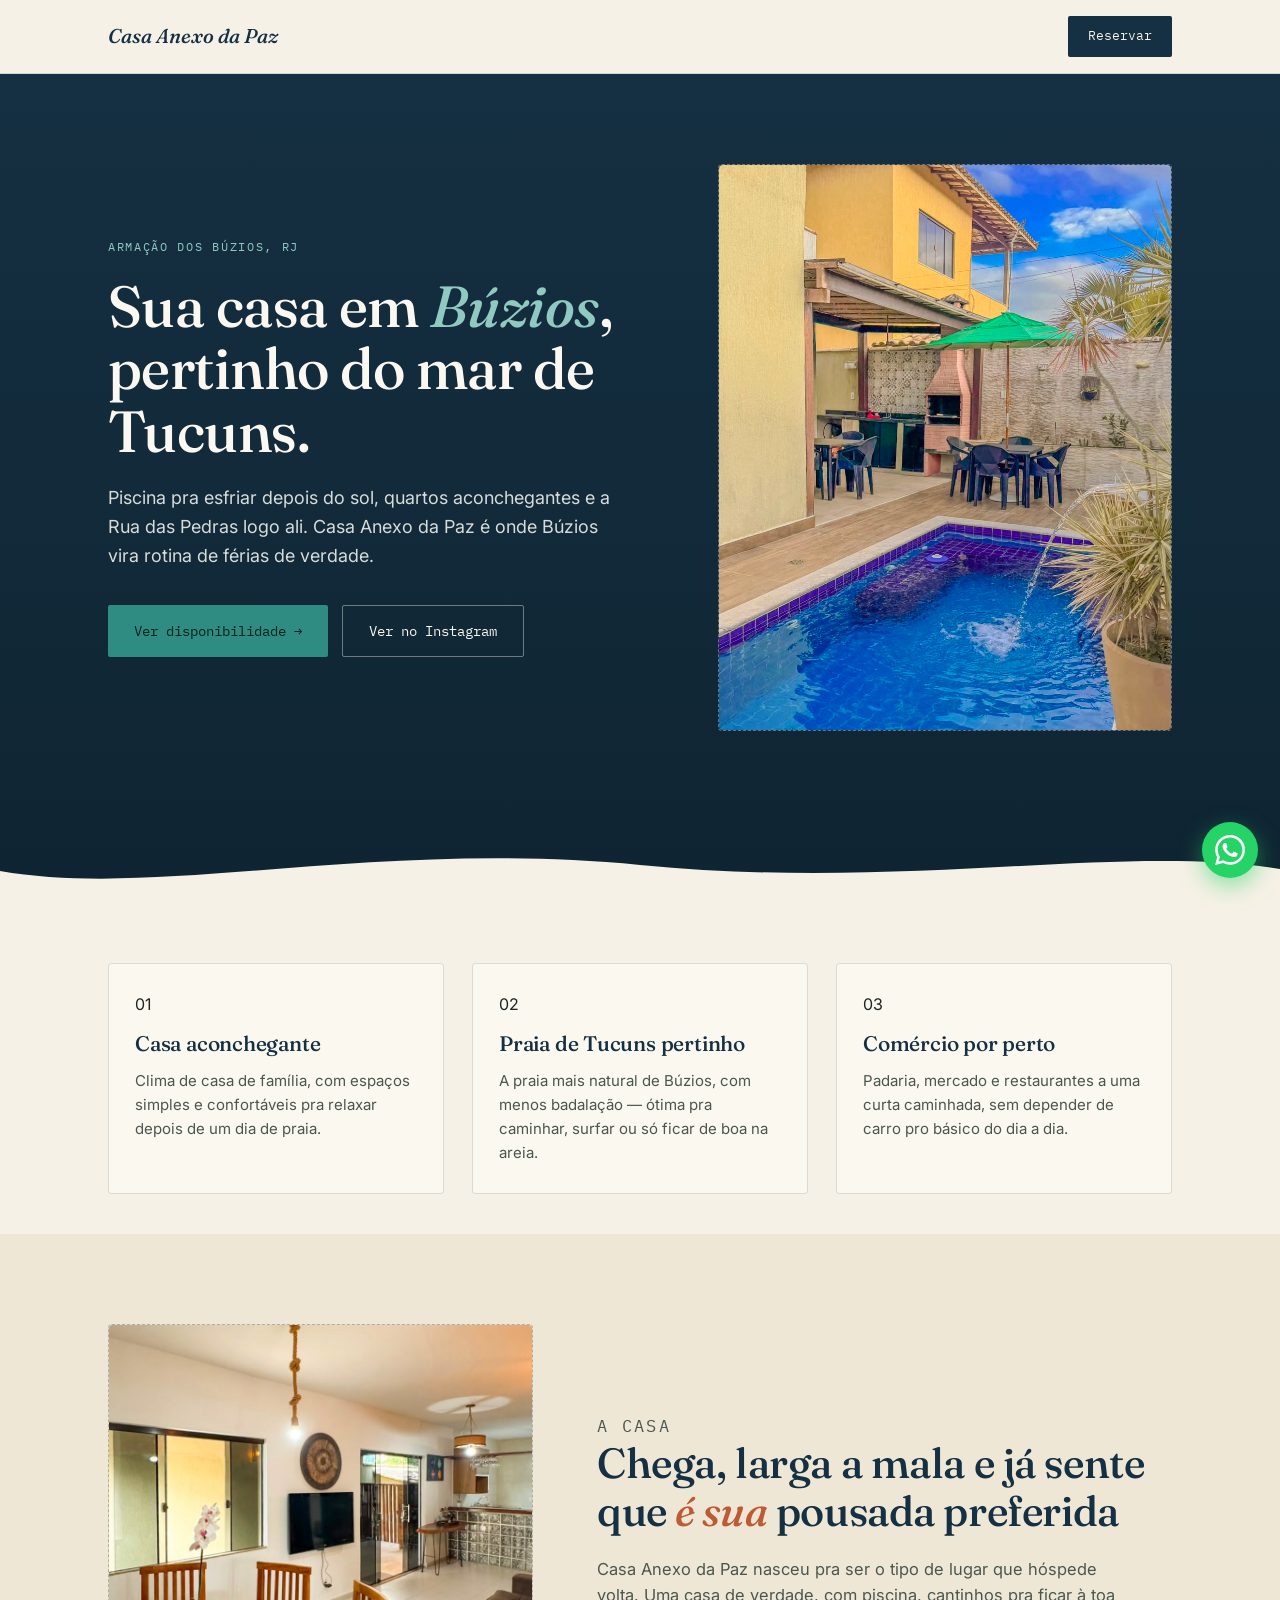
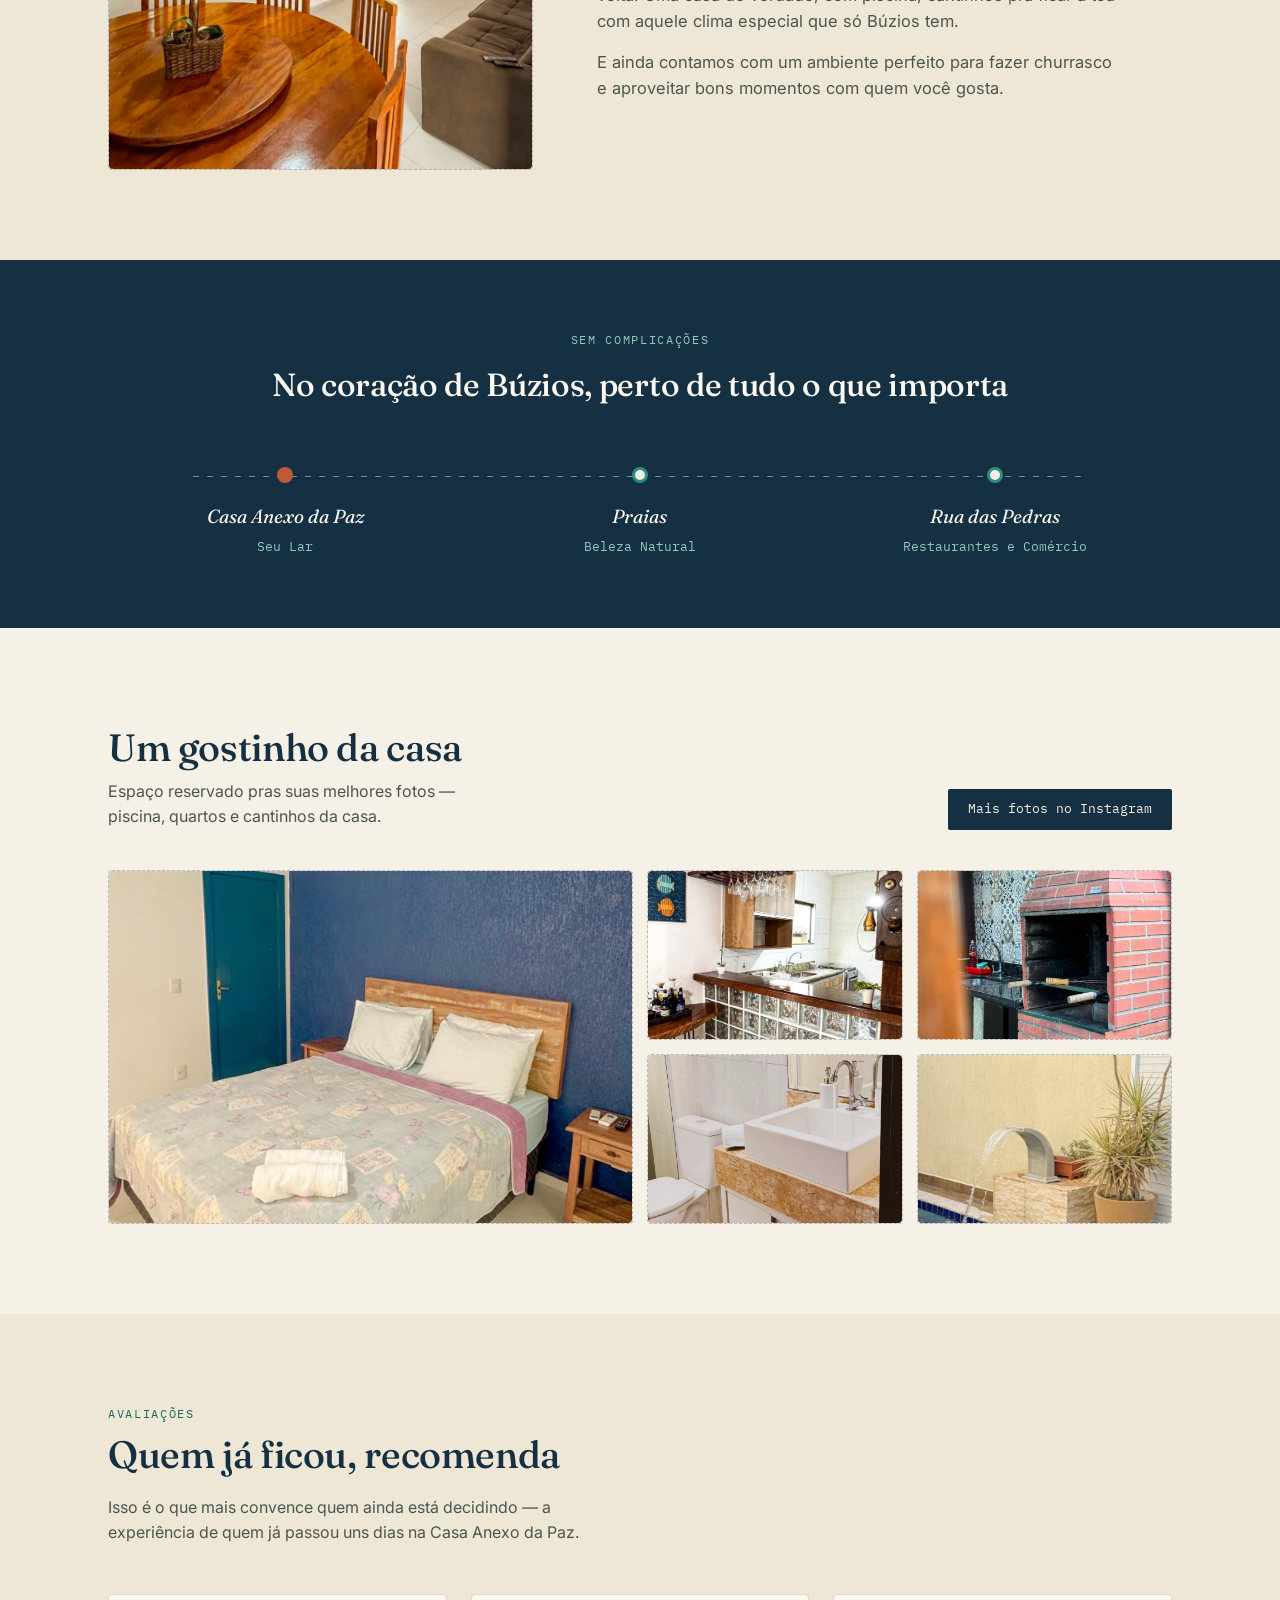
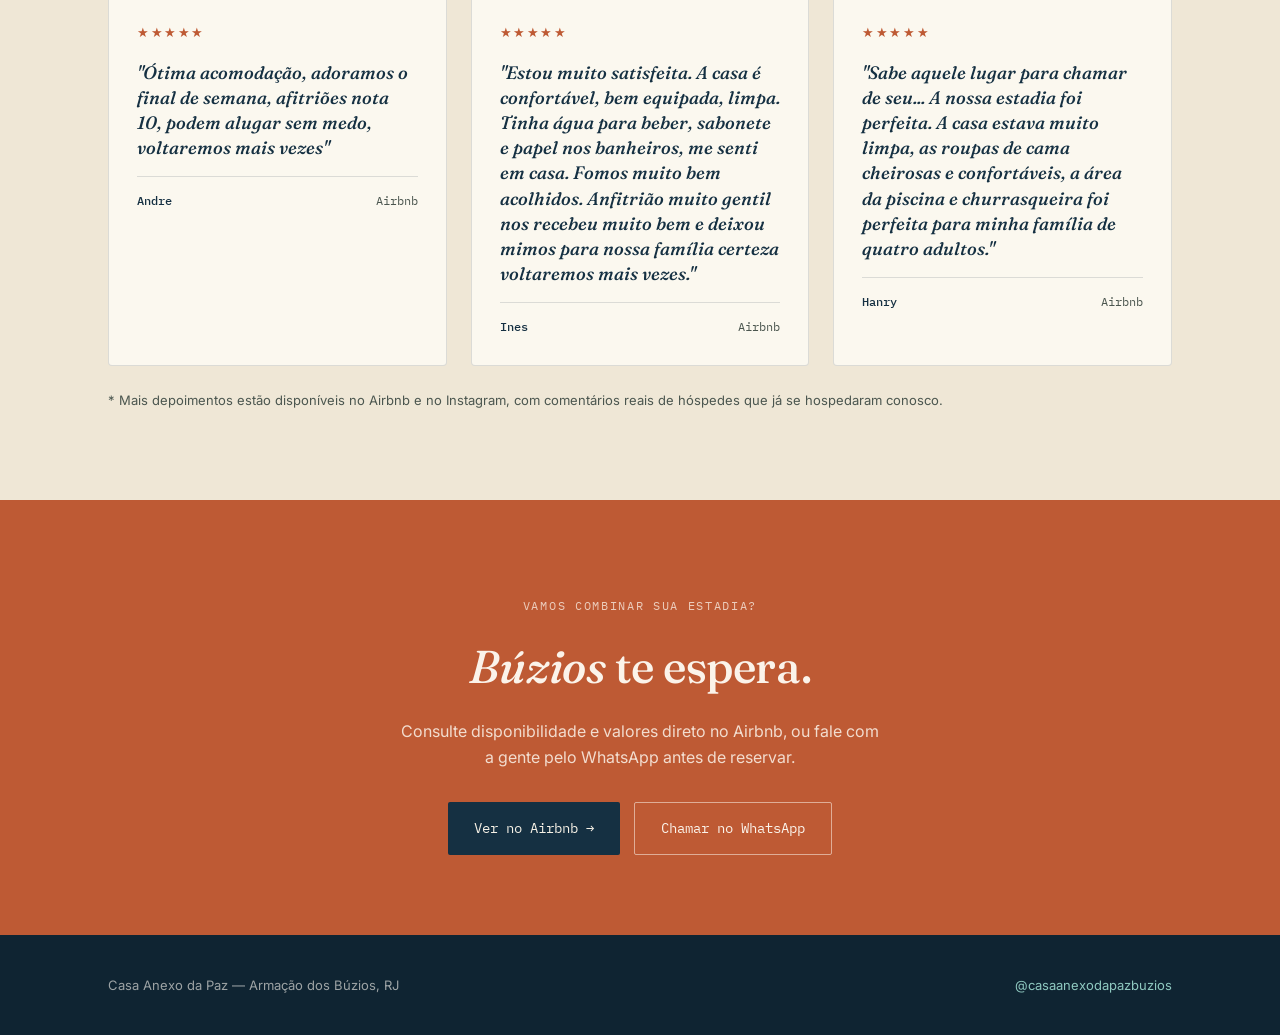
<file: index.html>
<!DOCTYPE html>
<html lang="pt-BR">
<head>
<meta charset="UTF-8">
<meta name="viewport" content="width=device-width, initial-scale=1.0">
<title>Casa Anexo da Paz — Pousada em Búzios</title>
<link rel="preconnect" href="https://fonts.googleapis.com">
<link rel="preconnect" href="https://fonts.gstatic.com" crossorigin>
<link rel="icon" type="image/svg+xml" href="assets/icon/logo.svg">
<link rel="stylesheet" href="style.css">
<link href="https://fonts.googleapis.com/css2?family=Fraunces:ital,opsz,wght@0,9..144,400;0,9..144,500;1,9..144,500;1,9..144,600&family=Inter:wght@400;500;600&family=IBM+Plex+Mono:wght@400;500&display=swap" rel="stylesheet">
</head>
<body>

<header class="nav">
  <div class="nav-inner">
    <div class="logo">Casa Anexo da Paz</div>
    <a class="nav-cta" href="https://www.airbnb.com.br/rooms/684678804151086303?source_impression_id=p3_1786719162_P3_KQ0tEq4gJIEYr">Reservar</a>
  </div>
</header>

<section class="hero">
  <div class="hero-inner">
    <div>
      <p class="eyebrow">Armação dos Búzios, RJ</p>
      <h1>Sua casa em <em>Búzios</em>, pertinho do mar de Tucuns.</h1>
      <p class="lede">Piscina pra esfriar depois do sol, quartos aconchegantes e a Rua das Pedras logo ali. Casa Anexo da Paz é onde Búzios vira rotina de férias de verdade.</p>
      <div class="hero-ctas">
        <a class="btn btn-primary" href="https://www.airbnb.com.br/rooms/684678804151086303?source_impression_id=p3_1786719162_P3_KQ0tEq4gJIEYr">Ver disponibilidade →</a>
        <a class="btn btn-ghost" href="https://www.instagram.com/casaanexodapazbuzios/" target="_blank" rel="noopener">Ver no Instagram</a>
      </div>
    </div>
    <div class="hero-photo">
      <img src="assets/img/lazer.jpeg" alt="Área de lazer da Casa Anexo da Paz, com piscina e churrasqueira" style="width:100%;height:100%;object-fit:cover;border-radius:4px;">
    </div>
  </div>
  <svg class="wave" viewBox="0 0 1200 60" preserveAspectRatio="none" xmlns="http://www.w3.org/2000/svg">
    <path d="M0,32 C150,60 350,0 600,26 C850,52 1050,4 1200,30 L1200,60 L0,60 Z" fill="#F6F1E6"></path>
  </svg>
</section>

<section class="features">
  <div class="wrap">
    <div class="features-grid">
      <div class="feature">
        <span class="feature-mark">01</span>
        <h3>Casa aconchegante</h3>
        <p>Clima de casa de família, com espaços simples e confortáveis pra relaxar depois de um dia de praia.</p>
      </div>
      <div class="feature">
        <span class="feature-mark">02</span>
        <h3>Praia de Tucuns pertinho</h3>
        <p>A praia mais natural de Búzios, com menos badalação — ótima pra caminhar, surfar ou só ficar de boa na areia.</p>
      </div>
      <div class="feature">
        <span class="feature-mark">03</span>
        <h3>Comércio por perto</h3>
        <p>Padaria, mercado e restaurantes a uma curta caminhada, sem depender de carro pro básico do dia a dia.</p>
      </div>
    </div>
  </div>
</section>

<section class="about">
  <div class="wrap about-inner">
    <div class="about-photo">
      <img src="assets/img/sala.jpeg" alt="Sala de estar e jantar da Casa Anexo da Paz" style="width:100%;height:100%;object-fit:cover;border-radius:4px;">
    </div>
    <div>
      <p class="eyebrow">A casa</p>
      <h2>Chega, larga a mala e já sente que <em>é sua</em> pousada preferida</h2>
      <p>Casa Anexo da Paz nasceu pra ser o tipo de lugar que hóspede volta. Uma casa de verdade, com piscina, cantinhos pra ficar à toa com aquele clima especial que só Búzios tem.</p>
      <p>E ainda contamos com um ambiente perfeito para fazer churrasco e aproveitar bons momentos com quem você gosta.</p>
    </div>
  </div>
</section>

<section class="pocketmap">
  <div class="wrap">
    <p class="eyebrow">Sem complicações</p>
    <h2>No coração de Búzios, perto de tudo o que importa</h2>
    <div class="map-strip">
      <div class="map-point origin">
        <div class="map-dot"></div>
        <div class="label">Casa Anexo da Paz</div>
        <div class="mins">Seu Lar</div>
      </div>
      <div class="map-point">
        <div class="map-dot"></div>
        <div class="label">Praias</div>
        <div class="mins">Beleza Natural</div>
      </div>
      <div class="map-point">
        <div class="map-dot"></div>
        <div class="label">Rua das Pedras</div>
        <div class="mins">Restaurantes e Comércio</div>
      </div>
    </div>
  </div>
</section>

<section class="gallery">
  <div class="wrap">
    <div class="gallery-head">
      <div>
        <h2>Um gostinho da casa</h2>
        <p>Espaço reservado pras suas melhores fotos — piscina, quartos e cantinhos da casa.</p>
      </div>
      <a class="nav-cta" style="background:var(--navy);color:var(--sand);" href="https://www.instagram.com/casaanexodapazbuzios/" target="_blank" rel="noopener">Mais fotos no Instagram</a>
    </div>
    <div class="gallery-grid">
      <div class="g-item g1"><img src="assets/img/quarto.jpeg" alt="" style="width:100%;height:100%;object-fit:cover;border-radius:4px;"></div>
      <div class="g-item"><img src="assets/img/cozinha.jpeg" alt="" style="width:100%;height:100%;object-fit:cover;border-radius:4px;"></div>
      <div class="g-item"><img src="assets/img/churrasqueira.jpeg" alt="Área externa com churrasqueira" style="width:100%;height:100%;object-fit:cover;border-radius:4px;"></div>
      <div class="g-item"><img src="assets/img/banheiro.jpeg" alt="" style="width:100%;height:100%;object-fit:cover;border-radius:4px;"></div>
      <div class="g-item"><img src="assets/img/piscina.jpeg" alt="" style="width:100%;height:100%;object-fit:cover;border-radius:4px;"></div>
    </div>
  </div>
</section>

<section class="reviews" id="avaliacoes">
  <div class="wrap">
    <div class="reviews-head">
      <p class="eyebrow">Avaliações</p>
      <h2>Quem já ficou, recomenda</h2>
      <p class="intro">Isso é o que mais convence quem ainda está decidindo — a experiência de quem já passou uns dias na Casa Anexo da Paz.</p>
    </div>
    <div class="review-grid">
      <div class="review-card">
        <span class="review-stars">★★★★★</span>
        <p class="review-quote">"Ótima acomodação, adoramos o final de semana, afitriões nota 10, podem alugar sem medo, voltaremos mais vezes"</p>
        <div class="review-meta"><strong>Andre</strong><span>Airbnb</span></div>
      </div>
      <div class="review-card">
        <span class="review-stars">★★★★★</span>
        <p class="review-quote">"Estou muito satisfeita. A casa é confortável, bem equipada, limpa. Tinha água para beber, sabonete e papel nos banheiros, me senti em casa. Fomos muito bem acolhidos. Anfitrião muito gentil nos recebeu muito bem e deixou mimos para nossa família certeza voltaremos mais vezes."</p>
        <div class="review-meta"><strong>Ines</strong><span>Airbnb</span></div>
      </div>
      <div class="review-card">
        <span class="review-stars">★★★★★</span>
        <p class="review-quote">"Sabe aquele lugar para chamar de seu... A nossa estadia foi perfeita. A casa estava muito limpa, as roupas de cama cheirosas e confortáveis, a área da piscina e churrasqueira foi perfeita para minha família de quatro adultos."</p>
        <div class="review-meta"><strong>Hanry</strong><span>Airbnb</span></div>
      </div>
    </div>
    <p class="reviews-note">* Mais depoimentos estão disponíveis no Airbnb e no Instagram, com comentários reais de hóspedes que já se hospedaram conosco.</p>
  </div>
</section>

<section class="final-cta" id="reservar">
  <div class="wrap">
    <p class="eyebrow">Vamos combinar sua estadia?</p>
    <h2><em>Búzios</em> te espera.</h2>
    <p>Consulte disponibilidade e valores direto no Airbnb, ou fale com a gente pelo WhatsApp antes de reservar.</p>
    <div class="final-ctas">
      <a class="btn btn-primary" href="https://www.airbnb.com.br/rooms/684678804151086303?source_impression_id=p3_1786719162_P3_KQ0tEq4gJIEYr" target="_blank" rel="noopener">Ver no Airbnb →</a>
      <a class="btn btn-ghost" href="https://wa.me/5522999282134?text=Ol%C3%A1%21+Tudo+bem?%0AVim+pelo+site+da+Casa+Anexo+da+Paz+e+fiquei+encantado%28a%29+com+o+lugar%21+Gostaria+de+consultar+a+disponibilidade+para+as+datas+que+tenho+em+mente+e+tamb%C3%A9m+saber+os+valores+da+hospedagem." target="_blank" rel="noopener">Chamar no WhatsApp</a>
    </div>
  </div>
</section>

<a href="https://wa.me/5522999282134?text=Ol%C3%A1%21+Tudo+bem?%0AVim+pelo+site+da+Casa+Anexo+da+Paz+e+fiquei+encantado%28a%29+com+o+lugar%21+Gostaria+de+consultar+a+disponibilidade+para+as+datas+que+tenho+em+mente+e+tamb%C3%A9m+saber+os+valores+da+hospedagem." target="_blank" class="wpp-float" aria-label="WhatsApp">
  <svg viewBox="0 0 24 24"><path d="M17.472 14.382c-.297-.149-1.758-.867-2.03-.967-.273-.099-.471-.148-.67.15-.197.297-.767.966-.94 1.164-.173.199-.347.223-.644.075-.297-.15-1.255-.463-2.39-1.475-.883-.788-1.48-1.761-1.653-2.059-.173-.297-.018-.458.13-.606.134-.133.298-.347.446-.52.149-.174.198-.298.298-.497.099-.198.05-.371-.025-.52-.075-.149-.669-1.612-.916-2.207-.242-.579-.487-.5-.669-.51-.173-.008-.371-.01-.57-.01-.198 0-.52.074-.792.372-.272.297-1.04 1.016-1.04 2.479 0 1.462 1.065 2.875 1.213 3.074.149.198 2.096 3.2 5.077 4.487.709.306 1.262.489 1.694.625.712.227 1.36.195 1.871.118.571-.085 1.758-.719 2.006-1.413.248-.694.248-1.289.173-1.413-.074-.124-.272-.198-.57-.347m-5.421 7.403h-.004a9.87 9.87 0 01-5.031-1.378l-.361-.214-3.741.982.998-3.648-.235-.374a9.86 9.86 0 01-1.51-5.26c.001-5.45 4.436-9.884 9.888-9.884 2.64 0 5.122 1.03 6.988 2.898a9.825 9.825 0 012.893 6.994c-.003 5.45-4.437 9.884-9.885 9.884m8.413-18.297A11.815 11.815 0 0012.05 0C5.495 0 .16 5.335.157 11.892c0 2.096.547 4.142 1.588 5.945L.057 24l6.305-1.654a11.882 11.882 0 005.683 1.448h.005c6.554 0 11.89-5.335 11.893-11.893a11.821 11.821 0 00-3.48-8.413z"/></svg>
</a>

<footer>
  <div class="wrap footer-inner">
    <span>Casa Anexo da Paz — Armação dos Búzios, RJ</span>
    <a href="https://www.instagram.com/casaanexodapazbuzios/" target="_blank" rel="noopener">@casaanexodapazbuzios</a>
  </div>
</footer>

</body>
</html>
</file>
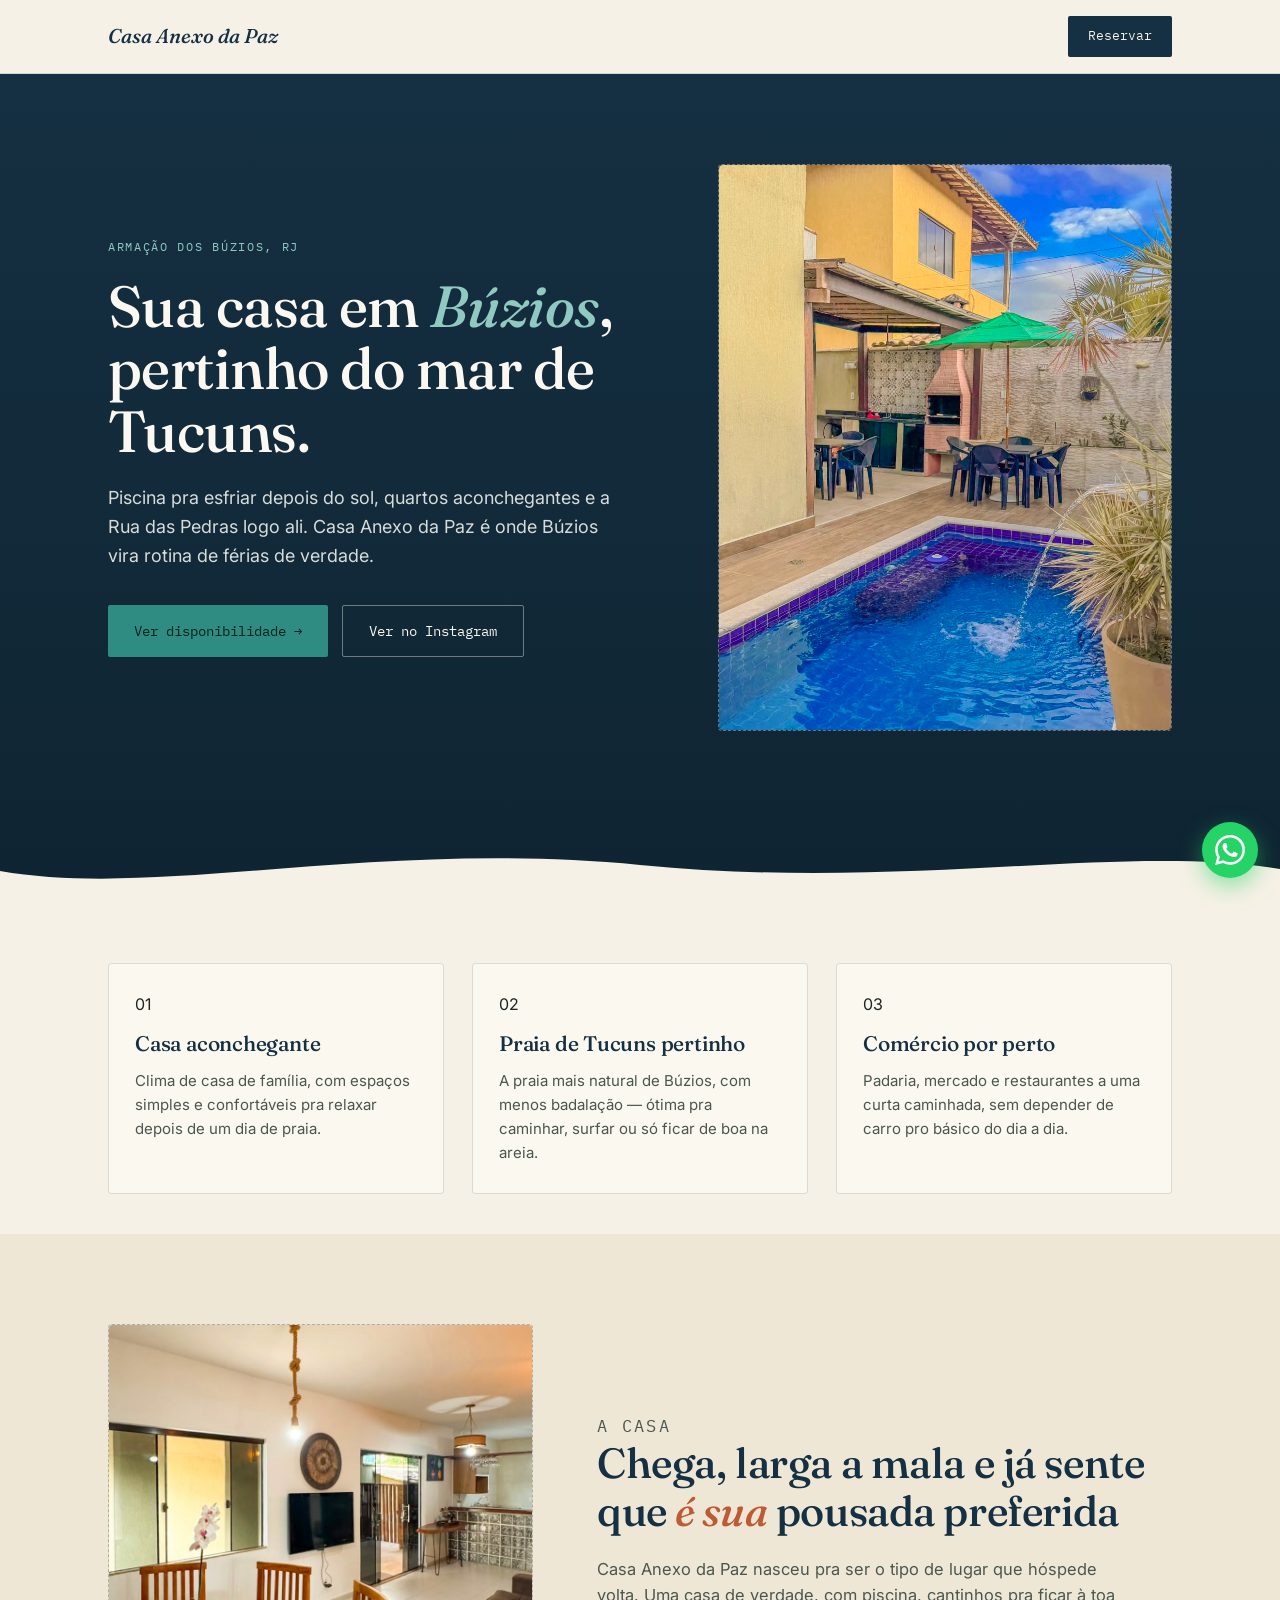
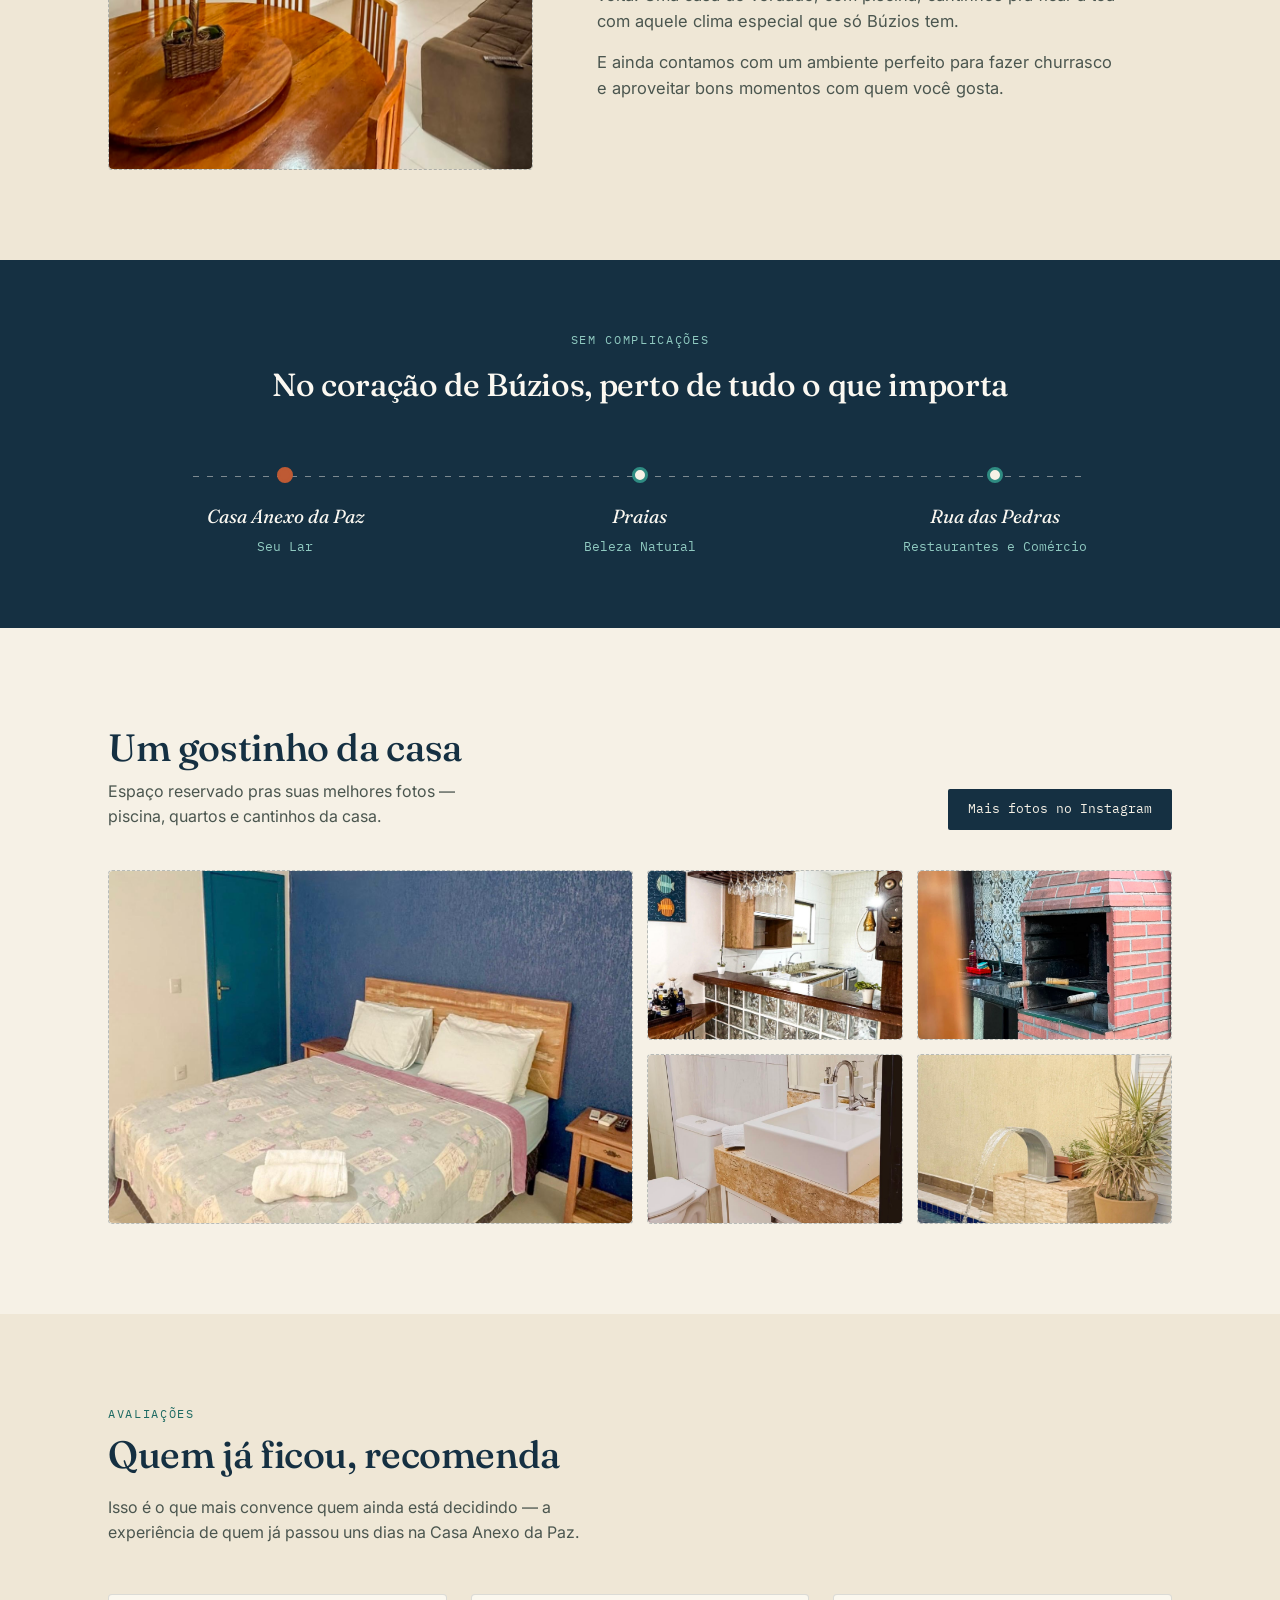
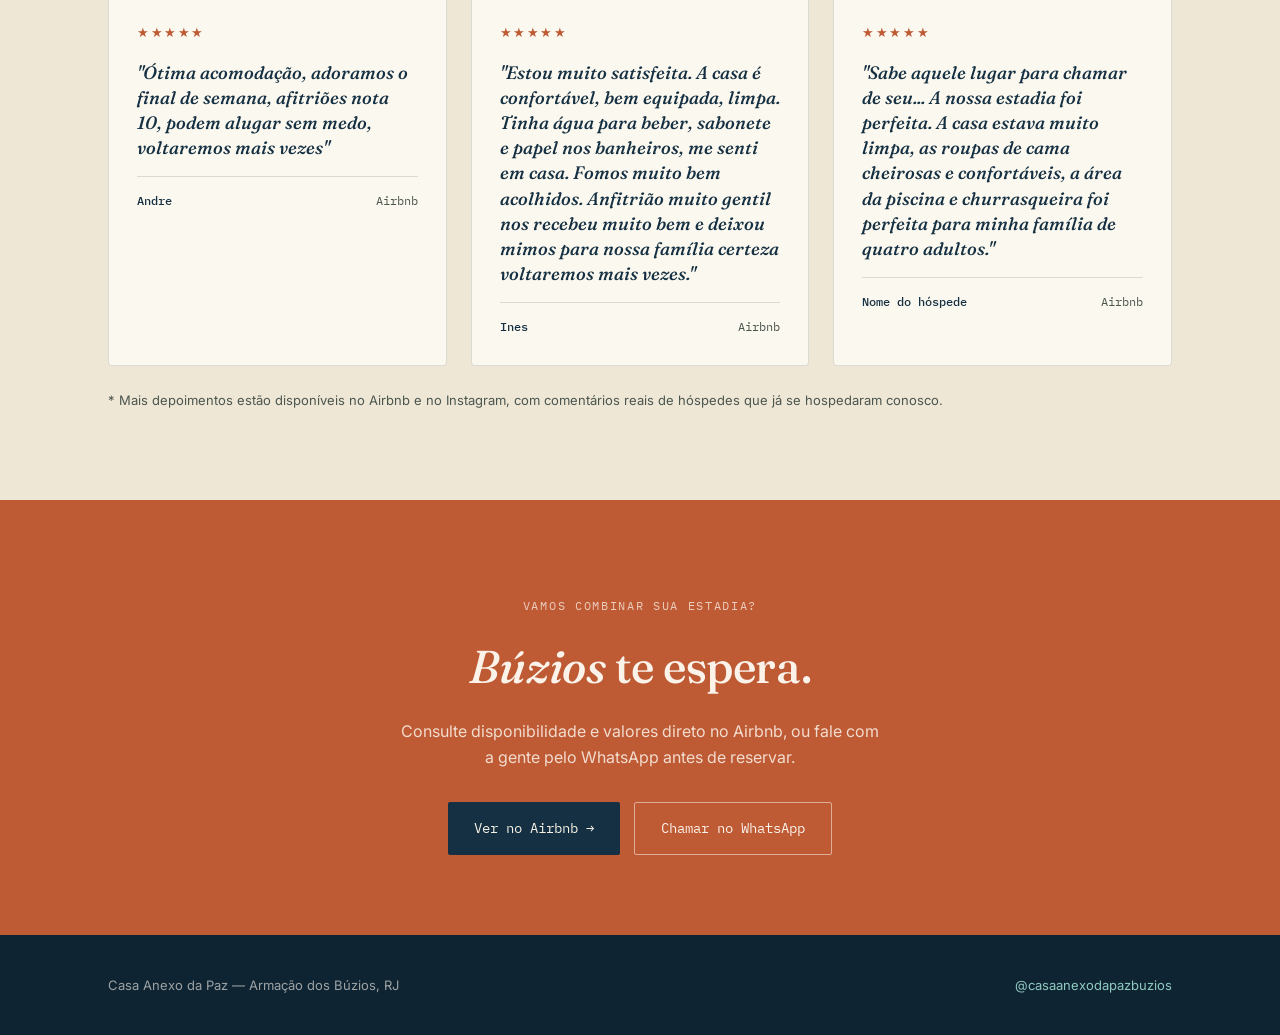
<file: casaanexodapaz.html>
<!DOCTYPE html>
<html lang="pt-BR">
<head>
<meta charset="UTF-8">
<meta name="viewport" content="width=device-width, initial-scale=1.0">
<title>Casa Anexo da Paz — Pousada em Búzios</title>
<link rel="preconnect" href="https://fonts.googleapis.com">
<link rel="preconnect" href="https://fonts.gstatic.com" crossorigin>
<link rel="icon" type="image/svg+xml" href="logo.svg">
<link href="https://fonts.googleapis.com/css2?family=Fraunces:ital,opsz,wght@0,9..144,400;0,9..144,500;1,9..144,500;1,9..144,600&family=Inter:wght@400;500;600&family=IBM+Plex+Mono:wght@400;500&display=swap" rel="stylesheet">
<style>
  :root{
    --sand:#F6F1E6;
    --sand-2:#EFE7D6;
    --navy:#153042;
    --navy-2:#0F2432;
    --teal:#2F8C82;
    --teal-dark:#1D6A62;
    --terracotta:#BE5A34;
    --bougan:#D6577E;
    --ink:#1C2523;
    --ink-soft:#4B564F;
    --line:rgba(21,48,66,0.14);
  }
  *{box-sizing:border-box;margin:0;padding:0;}
  html{scroll-behavior:smooth;}
  body{
    font-family:'Inter',sans-serif;
    color:var(--ink);
    background:var(--sand);
    line-height:1.6;
    -webkit-font-smoothing:antialiased;
  }
  img{max-width:100%;display:block;}
  a{color:inherit;}
  .wrap{max-width:1120px;margin:0 auto;padding:0 28px;}
  h1,h2,h3{font-family:'Fraunces',serif;font-weight:500;letter-spacing:-0.01em;}
  .eyebrow{
    font-family:'IBM Plex Mono',monospace;
    font-size:12px;
    letter-spacing:0.14em;
    text-transform:uppercase;
    color:var(--teal-dark);
  }

  /* ---------- NAV ---------- */
  header.nav{
    position:sticky;top:0;z-index:50;
    background:rgba(246,241,230,0.92);
    backdrop-filter:blur(8px);
    border-bottom:1px solid var(--line);
  }
  .nav-inner{
    max-width:1120px;margin:0 auto;padding:16px 28px;
    display:flex;align-items:center;justify-content:space-between;
  }
  .logo{
    font-family:'Fraunces',serif;font-style:italic;font-weight:500;
    font-size:20px;color:var(--navy);
  }
  .nav-cta{
    font-family:'IBM Plex Mono',monospace;
    font-size:13px;
    background:var(--navy);color:var(--sand);
    padding:10px 20px;border-radius:2px;
    text-decoration:none;
    white-space:nowrap;
  }
  .nav-cta:hover{background:var(--teal-dark);}

  /* ---------- HERO ---------- */
  .hero{
    position:relative;
    background:linear-gradient(180deg,var(--navy) 0%,var(--navy-2) 100%);
    color:var(--sand);
    overflow:hidden;
    padding:90px 0 0;
  }
  .hero-inner{
    max-width:1120px;margin:0 auto;padding:0 28px 110px;
    display:grid;grid-template-columns:1.1fr 0.9fr;gap:56px;align-items:center;
  }
  .hero .eyebrow{color:#8FC9C0;margin-bottom:18px;}
  .hero h1{
    font-size:clamp(38px,5vw,58px);
    line-height:1.08;
    color:#FBF8F1;
  }
  .hero h1 em{
    font-style:italic;color:#8FC9C0;
  }
  .hero p.lede{
    margin-top:22px;font-size:18px;color:#D7DCD9;max-width:46ch;
  }
  .hero-ctas{display:flex;gap:14px;margin-top:34px;flex-wrap:wrap;}
  .btn{
    font-family:'IBM Plex Mono',monospace;font-size:14px;
    padding:14px 26px;border-radius:2px;text-decoration:none;
    display:inline-flex;align-items:center;gap:8px;
    transition:transform .15s ease, background .15s ease;
  }
  .btn:hover{transform:translateY(-1px);}
  .btn-primary{background:var(--teal);color:#06211D;}
  .btn-primary:hover{background:#3FA296;}
  .btn-ghost{border:1px solid rgba(251,248,241,0.4);color:#FBF8F1;}
  .btn-ghost:hover{border-color:#FBF8F1;background:rgba(251,248,241,0.08);}

  .hero-photo{
    aspect-ratio:4/5;
    border:1px dashed rgba(251,248,241,0.35);
    border-radius:4px;
    display:flex;align-items:center;justify-content:center;
    flex-direction:column;gap:8px;
    background:rgba(251,248,241,0.04);
  }
  .hero-photo span{
    font-family:'IBM Plex Mono',monospace;font-size:12px;
    color:rgba(251,248,241,0.5);text-align:center;padding:0 20px;
  }

  .wave{display:block;width:100%;height:60px;margin-top:-2px;}

  /* ---------- FEATURES ROW ---------- */
  .features{
    background:var(--sand);padding:64px 0 40px;
  }
  .features-grid{
    display:grid;grid-template-columns:repeat(3,1fr);gap:28px;
  }
  .feature{
    padding:28px 26px;background:#FBF8EF;border:1px solid var(--line);border-radius:4px;
  }
  .feature .num{
    font-family:'IBM Plex Mono',monospace;font-size:12px;color:var(--terracotta);
    letter-spacing:0.08em;
  }
  .feature h3{font-size:21px;margin-top:10px;color:var(--navy);}
  .feature p{margin-top:8px;color:var(--ink-soft);font-size:15px;}

  /* ---------- ABOUT / A CASA ---------- */
  .about{padding:90px 0;background:var(--sand-2);}
  .about-inner{
    display:grid;grid-template-columns:0.85fr 1.15fr;gap:64px;align-items:center;
  }
  .about-photo{
    aspect-ratio:1/1.05;
    border:1px dashed rgba(21,48,66,0.28);
    border-radius:4px;
    display:flex;align-items:center;justify-content:center;
    background:rgba(21,48,66,0.03);
  }
  .about-photo span{
    font-family:'IBM Plex Mono',monospace;font-size:12px;color:rgba(21,48,66,0.45);
    text-align:center;padding:0 24px;
  }
  .about h2{font-size:clamp(30px,3.4vw,42px);color:var(--navy);line-height:1.15;}
  .about h2 em{font-style:italic;color:var(--terracotta);}
  .about p{margin-top:20px;color:var(--ink-soft);font-size:16.5px;max-width:52ch;}
  .about p + p{margin-top:14px;}

  /* ---------- SIGNATURE: pocket map / distances ---------- */
  .pocketmap{
    background:var(--navy);color:var(--sand);padding:70px 0;
  }
  .pocketmap .eyebrow{color:#8FC9C0;text-align:center;}
  .pocketmap h2{
    text-align:center;font-size:clamp(24px,3vw,32px);
    margin-top:10px;color:#FBF8F1;
  }
  .map-strip{
    margin-top:56px;position:relative;
    display:grid;grid-template-columns:1fr 1fr 1fr;
    align-items:start;
  }
  .map-strip::before{
    content:"";position:absolute;top:9px;left:8%;right:8%;height:1px;
    background-image:linear-gradient(to right, rgba(251,248,241,0.45) 0 6px, transparent 6px 14px);
    background-size:14px 1px;background-repeat:repeat-x;
  }
  .map-point{text-align:center;position:relative;padding-top:0;}
  .map-dot{
    width:16px;height:16px;border-radius:50%;
    background:var(--sand);border:3px solid var(--teal);
    margin:0 auto 18px;position:relative;z-index:2;
  }
  .map-point.origin .map-dot{background:var(--terracotta);border-color:var(--terracotta);}
  .map-point .label{font-family:'Fraunces',serif;font-style:italic;font-size:19px;color:#FBF8F1;}
  .map-point .mins{
    font-family:'IBM Plex Mono',monospace;font-size:13px;color:#8FC9C0;margin-top:6px;
  }

  /* ---------- GALLERY ---------- */
  .gallery{padding:90px 0;background:var(--sand);}
  .gallery-head{display:flex;justify-content:space-between;align-items:flex-end;flex-wrap:wrap;gap:16px;}
  .gallery-head h2{font-size:clamp(28px,3.2vw,38px);color:var(--navy);}
  .gallery-head p{color:var(--ink-soft);max-width:40ch;}
  .gallery-grid{
    margin-top:40px;display:grid;grid-template-columns:repeat(4,1fr);grid-auto-rows:170px;gap:14px;
  }
  .gallery-grid .g1{grid-column:span 2;grid-row:span 2;}
  .g-item{
    border:1px dashed rgba(21,48,66,0.25);border-radius:4px;
    display:flex;align-items:center;justify-content:center;
    background:rgba(21,48,66,0.03);
  }
  .g-item span{
    font-family:'IBM Plex Mono',monospace;font-size:11px;color:rgba(21,48,66,0.4);
  }

  /* ---------- REVIEWS ---------- */
  .reviews{
    padding:90px 0;background:var(--sand-2);
  }
  .reviews-head{max-width:56ch;}
  .reviews h2{font-size:clamp(28px,3.2vw,38px);color:var(--navy);line-height:1.15;margin-top:10px;}
  .reviews p.intro{margin-top:18px;color:var(--ink-soft);max-width:50ch;}
  .review-grid{
    margin-top:48px;display:grid;grid-template-columns:repeat(3,1fr);gap:24px;
  }
  .review-card{
    background:#FBF8EF;border:1px solid var(--line);border-radius:4px;padding:28px;
    display:flex;flex-direction:column;gap:16px;
  }
  .review-stars{
    font-family:'IBM Plex Mono',monospace;font-size:13px;letter-spacing:0.12em;color:var(--terracotta);
  }
  .review-quote{
    font-family:'Fraunces',serif;font-style:italic;font-weight:500;font-size:18px;
    color:var(--navy);line-height:1.4;
  }
  .review-meta{
    display:flex;justify-content:space-between;align-items:baseline;
    font-family:'IBM Plex Mono',monospace;font-size:12px;color:var(--ink-soft);
    border-top:1px solid var(--line);padding-top:14px;
  }
  .review-meta strong{color:var(--navy);font-weight:500;}
  .reviews-note{
    margin-top:24px;font-size:13px;color:var(--ink-soft);
  }

  /* ---------- FINAL CTA ---------- */
  .final-cta{
    background:var(--terracotta);color:#FBF3EA;padding:80px 0;text-align:center;
  }
  .final-cta .eyebrow{color:rgba(251,243,234,0.75);}
  .final-cta h2{font-size:clamp(30px,4vw,46px);margin-top:14px;color:#FBF3EA;}
  .final-cta h2 em{font-style:italic;}
  .final-cta p{margin-top:16px;color:rgba(251,243,234,0.85);max-width:48ch;margin-left:auto;margin-right:auto;}
  .final-ctas{display:flex;gap:14px;justify-content:center;margin-top:32px;flex-wrap:wrap;}
  .final-cta .btn-primary{background:var(--navy);color:var(--sand);}
  .final-cta .btn-primary:hover{background:var(--navy-2);}
  .final-cta .btn-ghost{border:1px solid rgba(251,243,234,0.55);color:#FBF3EA;}
  .final-cta .btn-ghost:hover{background:rgba(251,243,234,0.12);}

  /* ---------- FOOTER ---------- */
  footer{
    background:var(--navy-2);color:rgba(251,248,241,0.6);padding:40px 0;
  }
  .footer-inner{
    display:flex;justify-content:space-between;align-items:center;flex-wrap:wrap;gap:16px;
    font-size:13px;
  }
  footer a{text-decoration:none;color:#8FC9C0;}
  footer a:hover{text-decoration:underline;}

  @media (max-width:860px){
    .hero-inner{grid-template-columns:1fr;padding-bottom:70px;}
    .hero-photo{order:-1;aspect-ratio:16/10;}
    .features-grid{grid-template-columns:1fr;}
    .about-inner{grid-template-columns:1fr;}
    .about-photo{order:-1;aspect-ratio:16/10;}
    .map-strip{grid-template-columns:1fr;gap:34px;}
    .map-strip::before{display:none;}
    .gallery-grid{grid-template-columns:repeat(2,1fr);}
    .gallery-grid .g1{grid-column:span 2;grid-row:span 1;aspect-ratio:16/10;height:auto;}
    .review-grid{grid-template-columns:1fr;}
  }

  /*WPP*/
  .wpp-float {
  position: fixed; bottom: 22px; right: 22px; z-index: 1200; width: 56px; height: 56px;
  border-radius: 50%; background: #25d366; display: grid; place-items: center;
  box-shadow: 0 8px 22px rgba(37,211,102,.5); transition: transform .2s;
}
.wpp-float:hover { transform: scale(1.08); }
.wpp-float svg { width: 30px; height: 30px; fill: #fff; }
</style>
</head>
<body>

<header class="nav">
  <div class="nav-inner">
    <div class="logo">Casa Anexo da Paz</div>
    <a class="nav-cta" href="https://www.airbnb.com.br/rooms/684678804151086303?source_impression_id=p3_1786719162_P3_KQ0tEq4gJIEYr">Reservar</a>
  </div>
</header>

<section class="hero">
  <div class="hero-inner">
    <div>
      <p class="eyebrow">Armação dos Búzios, RJ</p>
      <h1>Sua casa em <em>Búzios</em>, pertinho do mar de Tucuns.</h1>
      <p class="lede">Piscina pra esfriar depois do sol, quartos aconchegantes e a Rua das Pedras logo ali. Casa Anexo da Paz é onde Búzios vira rotina de férias de verdade.</p>
      <div class="hero-ctas">
        <a class="btn btn-primary" href="https://www.airbnb.com.br/rooms/684678804151086303?source_impression_id=p3_1786719162_P3_KQ0tEq4gJIEYr">Ver disponibilidade →</a>
        <a class="btn btn-ghost" href="https://www.instagram.com/casaanexodapazbuzios/" target="_blank" rel="noopener">Ver no Instagram</a>
      </div>
    </div>
    <div class="hero-photo">
      <img src="lazer.jpeg" alt="Área de lazer da Casa Anexo da Paz, com piscina e churrasqueira" style="width:100%;height:100%;object-fit:cover;border-radius:4px;">
    </div>
  </div>
  <svg class="wave" viewBox="0 0 1200 60" preserveAspectRatio="none" xmlns="http://www.w3.org/2000/svg">
    <path d="M0,32 C150,60 350,0 600,26 C850,52 1050,4 1200,30 L1200,60 L0,60 Z" fill="#F6F1E6"></path>
  </svg>
</section>

<section class="features">
  <div class="wrap">
    <div class="features-grid">
      <div class="feature">
        <span class="feature-mark">01</span>
        <h3>Casa aconchegante</h3>
        <p>Clima de casa de família, com espaços simples e confortáveis pra relaxar depois de um dia de praia.</p>
      </div>
      <div class="feature">
        <span class="feature-mark">02</span>
        <h3>Praia de Tucuns pertinho</h3>
        <p>A praia mais natural de Búzios, com menos badalação — ótima pra caminhar, surfar ou só ficar de boa na areia.</p>
      </div>
      <div class="feature">
        <span class="feature-mark">03</span>
        <h3>Comércio por perto</h3>
        <p>Padaria, mercado e restaurantes a uma curta caminhada, sem depender de carro pro básico do dia a dia.</p>
      </div>
    </div>
  </div>
</section>

<section class="about">
  <div class="wrap about-inner">
    <div class="about-photo">
      <img src="sala.jpeg" alt="Sala de estar e jantar da Casa Anexo da Paz" style="width:100%;height:100%;object-fit:cover;border-radius:4px;">
    </div>
    <div>
      <p class="eyebrow">A casa</p>
      <h2>Chega, larga a mala e já sente que <em>é sua</em> pousada preferida</h2>
      <p>Casa Anexo da Paz nasceu pra ser o tipo de lugar que hóspede volta. Uma casa de verdade, com piscina, cantinhos pra ficar à toa com aquele clima especial que só Búzios tem.</p>
      <p>E ainda contamos com um ambiente perfeito para fazer churrasco e aproveitar bons momentos com quem você gosta.</p>
    </div>
  </div>
</section>

<section class="pocketmap">
  <div class="wrap">
    <p class="eyebrow">Sem complicações</p>
    <h2>No coração de Búzios, perto de tudo o que importa</h2>
    <div class="map-strip">
      <div class="map-point origin">
        <div class="map-dot"></div>
        <div class="label">Casa Anexo da Paz</div>
        <div class="mins">Seu Lar</div>
      </div>
      <div class="map-point">
        <div class="map-dot"></div>
        <div class="label">Praias</div>
        <div class="mins">Beleza Natural</div>
      </div>
      <div class="map-point">
        <div class="map-dot"></div>
        <div class="label">Rua das Pedras</div>
        <div class="mins">Restaurantes e Comércio</div>
      </div>
    </div>
  </div>
</section>

<section class="gallery">
  <div class="wrap">
    <div class="gallery-head">
      <div>
        <h2>Um gostinho da casa</h2>
        <p>Espaço reservado pras suas melhores fotos — piscina, quartos e cantinhos da casa.</p>
      </div>
      <a class="nav-cta" style="background:var(--navy);color:var(--sand);" href="https://www.instagram.com/casaanexodapazbuzios/" target="_blank" rel="noopener">Mais fotos no Instagram</a>
    </div>
    <div class="gallery-grid">
      <div class="g-item g1"><img src="quarto.jpeg" alt="" style="width:100%;height:100%;object-fit:cover;border-radius:4px;"></div>
      <div class="g-item"><img src="cozinha.jpeg" alt="" style="width:100%;height:100%;object-fit:cover;border-radius:4px;"></div>
      <div class="g-item"><img src="churrasqueira.jpeg" alt="Área externa com churrasqueira" style="width:100%;height:100%;object-fit:cover;border-radius:4px;"></div>
      <div class="g-item"><img src="banheiro.jpeg" alt="" style="width:100%;height:100%;object-fit:cover;border-radius:4px;"></div>
      <div class="g-item"><img src="piscina.jpeg" alt="" style="width:100%;height:100%;object-fit:cover;border-radius:4px;"></div>
    </div>
  </div>
</section>

<section class="reviews" id="avaliacoes">
  <div class="wrap">
    <div class="reviews-head">
      <p class="eyebrow">Avaliações</p>
      <h2>Quem já ficou, recomenda</h2>
      <p class="intro">Isso é o que mais convence quem ainda está decidindo — a experiência de quem já passou uns dias na Casa Anexo da Paz.</p>
    </div>
    <div class="review-grid">
      <div class="review-card">
        <span class="review-stars">★★★★★</span>
        <p class="review-quote">"Ótima acomodação, adoramos o final de semana, afitriões nota 10, podem alugar sem medo, voltaremos mais vezes"</p>
        <div class="review-meta"><strong>Andre</strong><span>Airbnb</span></div>
      </div>
      <div class="review-card">
        <span class="review-stars">★★★★★</span>
        <p class="review-quote">"Estou muito satisfeita. A casa é confortável, bem equipada, limpa. Tinha água para beber, sabonete e papel nos banheiros, me senti em casa. Fomos muito bem acolhidos. Anfitrião muito gentil nos recebeu muito bem e deixou mimos para nossa família certeza voltaremos mais vezes."</p>
        <div class="review-meta"><strong>Ines</strong><span>Airbnb</span></div>
      </div>
      <div class="review-card">
        <span class="review-stars">★★★★★</span>
        <p class="review-quote">"Sabe aquele lugar para chamar de seu... A nossa estadia foi perfeita. A casa estava muito limpa, as roupas de cama cheirosas e confortáveis, a área da piscina e churrasqueira foi perfeita para minha família de quatro adultos."</p>
        <div class="review-meta"><strong>Nome do hóspede</strong><span>Airbnb</span></div>
      </div>
    </div>
    <p class="reviews-note">* Mais depoimentos estão disponíveis no Airbnb e no Instagram, com comentários reais de hóspedes que já se hospedaram conosco.</p>
  </div>
</section>

<section class="final-cta" id="reservar">
  <div class="wrap">
    <p class="eyebrow">Vamos combinar sua estadia?</p>
    <h2><em>Búzios</em> te espera.</h2>
    <p>Consulte disponibilidade e valores direto no Airbnb, ou fale com a gente pelo WhatsApp antes de reservar.</p>
    <div class="final-ctas">
      <a class="btn btn-primary" href="https://www.airbnb.com.br/rooms/684678804151086303?source_impression_id=p3_1786719162_P3_KQ0tEq4gJIEYr" target="_blank" rel="noopener">Ver no Airbnb →</a>
      <a class="btn btn-ghost" href="https://wa.me/5522999282134?text=Ol%C3%A1%21+Tudo+bem?%0AVim+pelo+site+da+Casa+Anexo+da+Paz+e+fiquei+encantado%28a%29+com+o+lugar%21+Gostaria+de+consultar+a+disponibilidade+para+as+datas+que+tenho+em+mente+e+tamb%C3%A9m+saber+os+valores+da+hospedagem." target="_blank" rel="noopener">Chamar no WhatsApp</a>
    </div>
  </div>
</section>

<a href="https://wa.me/5522999282134?text=Ol%C3%A1%21+Tudo+bem?%0AVim+pelo+site+da+Casa+Anexo+da+Paz+e+fiquei+encantado%28a%29+com+o+lugar%21+Gostaria+de+consultar+a+disponibilidade+para+as+datas+que+tenho+em+mente+e+tamb%C3%A9m+saber+os+valores+da+hospedagem." target="_blank" class="wpp-float" aria-label="WhatsApp">
  <svg viewBox="0 0 24 24"><path d="M17.472 14.382c-.297-.149-1.758-.867-2.03-.967-.273-.099-.471-.148-.67.15-.197.297-.767.966-.94 1.164-.173.199-.347.223-.644.075-.297-.15-1.255-.463-2.39-1.475-.883-.788-1.48-1.761-1.653-2.059-.173-.297-.018-.458.13-.606.134-.133.298-.347.446-.52.149-.174.198-.298.298-.497.099-.198.05-.371-.025-.52-.075-.149-.669-1.612-.916-2.207-.242-.579-.487-.5-.669-.51-.173-.008-.371-.01-.57-.01-.198 0-.52.074-.792.372-.272.297-1.04 1.016-1.04 2.479 0 1.462 1.065 2.875 1.213 3.074.149.198 2.096 3.2 5.077 4.487.709.306 1.262.489 1.694.625.712.227 1.36.195 1.871.118.571-.085 1.758-.719 2.006-1.413.248-.694.248-1.289.173-1.413-.074-.124-.272-.198-.57-.347m-5.421 7.403h-.004a9.87 9.87 0 01-5.031-1.378l-.361-.214-3.741.982.998-3.648-.235-.374a9.86 9.86 0 01-1.51-5.26c.001-5.45 4.436-9.884 9.888-9.884 2.64 0 5.122 1.03 6.988 2.898a9.825 9.825 0 012.893 6.994c-.003 5.45-4.437 9.884-9.885 9.884m8.413-18.297A11.815 11.815 0 0012.05 0C5.495 0 .16 5.335.157 11.892c0 2.096.547 4.142 1.588 5.945L.057 24l6.305-1.654a11.882 11.882 0 005.683 1.448h.005c6.554 0 11.89-5.335 11.893-11.893a11.821 11.821 0 00-3.48-8.413z"/></svg>
</a>

<footer>
  <div class="wrap footer-inner">
    <span>Casa Anexo da Paz — Armação dos Búzios, RJ</span>
    <a href="https://www.instagram.com/casaanexodapazbuzios/" target="_blank" rel="noopener">@casaanexodapazbuzios</a>
  </div>
</footer>

</body>
</html>
</file>
<file: style.css>
:root{
    --sand:#F6F1E6;
    --sand-2:#EFE7D6;
    --navy:#153042;
    --navy-2:#0F2432;
    --teal:#2F8C82;
    --teal-dark:#1D6A62;
    --terracotta:#BE5A34;
    --bougan:#D6577E;
    --ink:#1C2523;
    --ink-soft:#4B564F;
    --line:rgba(21,48,66,0.14);
  }
  *{box-sizing:border-box;margin:0;padding:0;}
  html{scroll-behavior:smooth;}
  body{
    font-family:'Inter',sans-serif;
    color:var(--ink);
    background:var(--sand);
    line-height:1.6;
    -webkit-font-smoothing:antialiased;
  }
  img{max-width:100%;display:block;}
  a{color:inherit;}
  .wrap{max-width:1120px;margin:0 auto;padding:0 28px;}
  h1,h2,h3{font-family:'Fraunces',serif;font-weight:500;letter-spacing:-0.01em;}
  .eyebrow{
    font-family:'IBM Plex Mono',monospace;
    font-size:12px;
    letter-spacing:0.14em;
    text-transform:uppercase;
    color:var(--teal-dark);
  }

  /* ---------- NAV ---------- */
  header.nav{
    position:sticky;top:0;z-index:50;
    background:rgba(246,241,230,0.92);
    backdrop-filter:blur(8px);
    border-bottom:1px solid var(--line);
  }
  .nav-inner{
    max-width:1120px;margin:0 auto;padding:16px 28px;
    display:flex;align-items:center;justify-content:space-between;
  }
  .logo{
    font-family:'Fraunces',serif;font-style:italic;font-weight:500;
    font-size:20px;color:var(--navy);
  }
  .nav-cta{
    font-family:'IBM Plex Mono',monospace;
    font-size:13px;
    background:var(--navy);color:var(--sand);
    padding:10px 20px;border-radius:2px;
    text-decoration:none;
    white-space:nowrap;
  }
  .nav-cta:hover{background:var(--teal-dark);}

  /* ---------- HERO ---------- */
  .hero{
    position:relative;
    background:linear-gradient(180deg,var(--navy) 0%,var(--navy-2) 100%);
    color:var(--sand);
    overflow:hidden;
    padding:90px 0 0;
  }
  .hero-inner{
    max-width:1120px;margin:0 auto;padding:0 28px 110px;
    display:grid;grid-template-columns:1.1fr 0.9fr;gap:56px;align-items:center;
  }
  .hero .eyebrow{color:#8FC9C0;margin-bottom:18px;}
  .hero h1{
    font-size:clamp(38px,5vw,58px);
    line-height:1.08;
    color:#FBF8F1;
  }
  .hero h1 em{
    font-style:italic;color:#8FC9C0;
  }
  .hero p.lede{
    margin-top:22px;font-size:18px;color:#D7DCD9;max-width:46ch;
  }
  .hero-ctas{display:flex;gap:14px;margin-top:34px;flex-wrap:wrap;}
  .btn{
    font-family:'IBM Plex Mono',monospace;font-size:14px;
    padding:14px 26px;border-radius:2px;text-decoration:none;
    display:inline-flex;align-items:center;gap:8px;
    transition:transform .15s ease, background .15s ease;
  }
  .btn:hover{transform:translateY(-1px);}
  .btn-primary{background:var(--teal);color:#06211D;}
  .btn-primary:hover{background:#3FA296;}
  .btn-ghost{border:1px solid rgba(251,248,241,0.4);color:#FBF8F1;}
  .btn-ghost:hover{border-color:#FBF8F1;background:rgba(251,248,241,0.08);}

  .hero-photo{
    aspect-ratio:4/5;
    border:1px dashed rgba(251,248,241,0.35);
    border-radius:4px;
    display:flex;align-items:center;justify-content:center;
    flex-direction:column;gap:8px;
    background:rgba(251,248,241,0.04);
  }
  .hero-photo span{
    font-family:'IBM Plex Mono',monospace;font-size:12px;
    color:rgba(251,248,241,0.5);text-align:center;padding:0 20px;
  }

  .wave{display:block;width:100%;height:60px;margin-top:-2px;}

  /* ---------- FEATURES ROW ---------- */
  .features{
    background:var(--sand);padding:64px 0 40px;
  }
  .features-grid{
    display:grid;grid-template-columns:repeat(3,1fr);gap:28px;
  }
  .feature{
    padding:28px 26px;background:#FBF8EF;border:1px solid var(--line);border-radius:4px;
  }
  .feature .num{
    font-family:'IBM Plex Mono',monospace;font-size:12px;color:var(--terracotta);
    letter-spacing:0.08em;
  }
  .feature h3{font-size:21px;margin-top:10px;color:var(--navy);}
  .feature p{margin-top:8px;color:var(--ink-soft);font-size:15px;}

  /* ---------- ABOUT / A CASA ---------- */
  .about{padding:90px 0;background:var(--sand-2);}
  .about-inner{
    display:grid;grid-template-columns:0.85fr 1.15fr;gap:64px;align-items:center;
  }
  .about-photo{
    aspect-ratio:1/1.05;
    border:1px dashed rgba(21,48,66,0.28);
    border-radius:4px;
    display:flex;align-items:center;justify-content:center;
    background:rgba(21,48,66,0.03);
  }
  .about-photo span{
    font-family:'IBM Plex Mono',monospace;font-size:12px;color:rgba(21,48,66,0.45);
    text-align:center;padding:0 24px;
  }
  .about h2{font-size:clamp(30px,3.4vw,42px);color:var(--navy);line-height:1.15;}
  .about h2 em{font-style:italic;color:var(--terracotta);}
  .about p{margin-top:20px;color:var(--ink-soft);font-size:16.5px;max-width:52ch;}
  .about p + p{margin-top:14px;}

  /* ---------- SIGNATURE: pocket map / distances ---------- */
  .pocketmap{
    background:var(--navy);color:var(--sand);padding:70px 0;
  }
  .pocketmap .eyebrow{color:#8FC9C0;text-align:center;}
  .pocketmap h2{
    text-align:center;font-size:clamp(24px,3vw,32px);
    margin-top:10px;color:#FBF8F1;
  }
  .map-strip{
    margin-top:56px;position:relative;
    display:grid;grid-template-columns:1fr 1fr 1fr;
    align-items:start;
  }
  .map-strip::before{
    content:"";position:absolute;top:9px;left:8%;right:8%;height:1px;
    background-image:linear-gradient(to right, rgba(251,248,241,0.45) 0 6px, transparent 6px 14px);
    background-size:14px 1px;background-repeat:repeat-x;
  }
  .map-point{text-align:center;position:relative;padding-top:0;}
  .map-dot{
    width:16px;height:16px;border-radius:50%;
    background:var(--sand);border:3px solid var(--teal);
    margin:0 auto 18px;position:relative;z-index:2;
  }
  .map-point.origin .map-dot{background:var(--terracotta);border-color:var(--terracotta);}
  .map-point .label{font-family:'Fraunces',serif;font-style:italic;font-size:19px;color:#FBF8F1;}
  .map-point .mins{
    font-family:'IBM Plex Mono',monospace;font-size:13px;color:#8FC9C0;margin-top:6px;
  }

  /* ---------- GALLERY ---------- */
  .gallery{padding:90px 0;background:var(--sand);}
  .gallery-head{display:flex;justify-content:space-between;align-items:flex-end;flex-wrap:wrap;gap:16px;}
  .gallery-head h2{font-size:clamp(28px,3.2vw,38px);color:var(--navy);}
  .gallery-head p{color:var(--ink-soft);max-width:40ch;}
  .gallery-grid{
    margin-top:40px;display:grid;grid-template-columns:repeat(4,1fr);grid-auto-rows:170px;gap:14px;
  }
  .gallery-grid .g1{grid-column:span 2;grid-row:span 2;}
  .g-item{
    border:1px dashed rgba(21,48,66,0.25);border-radius:4px;
    display:flex;align-items:center;justify-content:center;
    background:rgba(21,48,66,0.03);
    overflow:hidden;
    min-width:0;
    min-height:0;
    position:relative;
  }
  .g-item span{
    font-family:'IBM Plex Mono',monospace;font-size:11px;color:rgba(21,48,66,0.4);
  }

  /* ---------- REVIEWS ---------- */
  .reviews{
    padding:90px 0;background:var(--sand-2);
  }
  .reviews-head{max-width:56ch;}
  .reviews h2{font-size:clamp(28px,3.2vw,38px);color:var(--navy);line-height:1.15;margin-top:10px;}
  .reviews p.intro{margin-top:18px;color:var(--ink-soft);max-width:50ch;}
  .review-grid{
    margin-top:48px;display:grid;grid-template-columns:repeat(3,1fr);gap:24px;
  }
  .review-card{
    background:#FBF8EF;border:1px solid var(--line);border-radius:4px;padding:28px;
    display:flex;flex-direction:column;gap:16px;
  }
  .review-stars{
    font-family:'IBM Plex Mono',monospace;font-size:13px;letter-spacing:0.12em;color:var(--terracotta);
  }
  .review-quote{
    font-family:'Fraunces',serif;font-style:italic;font-weight:500;font-size:18px;
    color:var(--navy);line-height:1.4;
  }
  .review-meta{
    display:flex;justify-content:space-between;align-items:baseline;
    font-family:'IBM Plex Mono',monospace;font-size:12px;color:var(--ink-soft);
    border-top:1px solid var(--line);padding-top:14px;
  }
  .review-meta strong{color:var(--navy);font-weight:500;}
  .reviews-note{
    margin-top:24px;font-size:13px;color:var(--ink-soft);
  }

  /* ---------- FINAL CTA ---------- */
  .final-cta{
    background:var(--terracotta);color:#FBF3EA;padding:80px 0;text-align:center;
  }
  .final-cta .eyebrow{color:rgba(251,243,234,0.75);}
  .final-cta h2{font-size:clamp(30px,4vw,46px);margin-top:14px;color:#FBF3EA;}
  .final-cta h2 em{font-style:italic;}
  .final-cta p{margin-top:16px;color:rgba(251,243,234,0.85);max-width:48ch;margin-left:auto;margin-right:auto;}
  .final-ctas{display:flex;gap:14px;justify-content:center;margin-top:32px;flex-wrap:wrap;}
  .final-cta .btn-primary{background:var(--navy);color:var(--sand);}
  .final-cta .btn-primary:hover{background:var(--navy-2);}
  .final-cta .btn-ghost{border:1px solid rgba(251,243,234,0.55);color:#FBF3EA;}
  .final-cta .btn-ghost:hover{background:rgba(251,243,234,0.12);}

  /* ---------- FOOTER ---------- */
  footer{
    background:var(--navy-2);color:rgba(251,248,241,0.6);padding:40px 0;
  }
  .footer-inner{
    display:flex;justify-content:space-between;align-items:center;flex-wrap:wrap;gap:16px;
    font-size:13px;
  }
  footer a{text-decoration:none;color:#8FC9C0;}
  footer a:hover{text-decoration:underline;}

  @media (max-width:860px){
    .hero-inner{grid-template-columns:1fr;padding-bottom:70px;}
    .hero-photo{order:-1;aspect-ratio:16/10;}
    .features-grid{grid-template-columns:1fr;}
    .about-inner{grid-template-columns:1fr;}
    .about-photo{order:-1;aspect-ratio:16/10;}
    .map-strip{grid-template-columns:1fr;gap:34px;}
    .map-strip::before{display:none;}
    .gallery-grid{grid-template-columns:repeat(2,1fr);}
    .gallery-grid{grid-auto-rows:130px;}
    .gallery-grid .g1{grid-column:span 2;grid-row:span 2;aspect-ratio:auto;height:auto;}
    .review-grid{grid-template-columns:1fr;}
  }

  /*WPP*/
  .wpp-float {
  position: fixed; bottom: 22px; right: 22px; z-index: 1200; width: 56px; height: 56px;
  border-radius: 50%; background: #25d366; display: grid; place-items: center;
  box-shadow: 0 8px 22px rgba(37,211,102,.5); transition: transform .2s;
}
.wpp-float:hover { transform: scale(1.08); }
.wpp-float svg { width: 30px; height: 30px; fill: #fff; }
</file>
